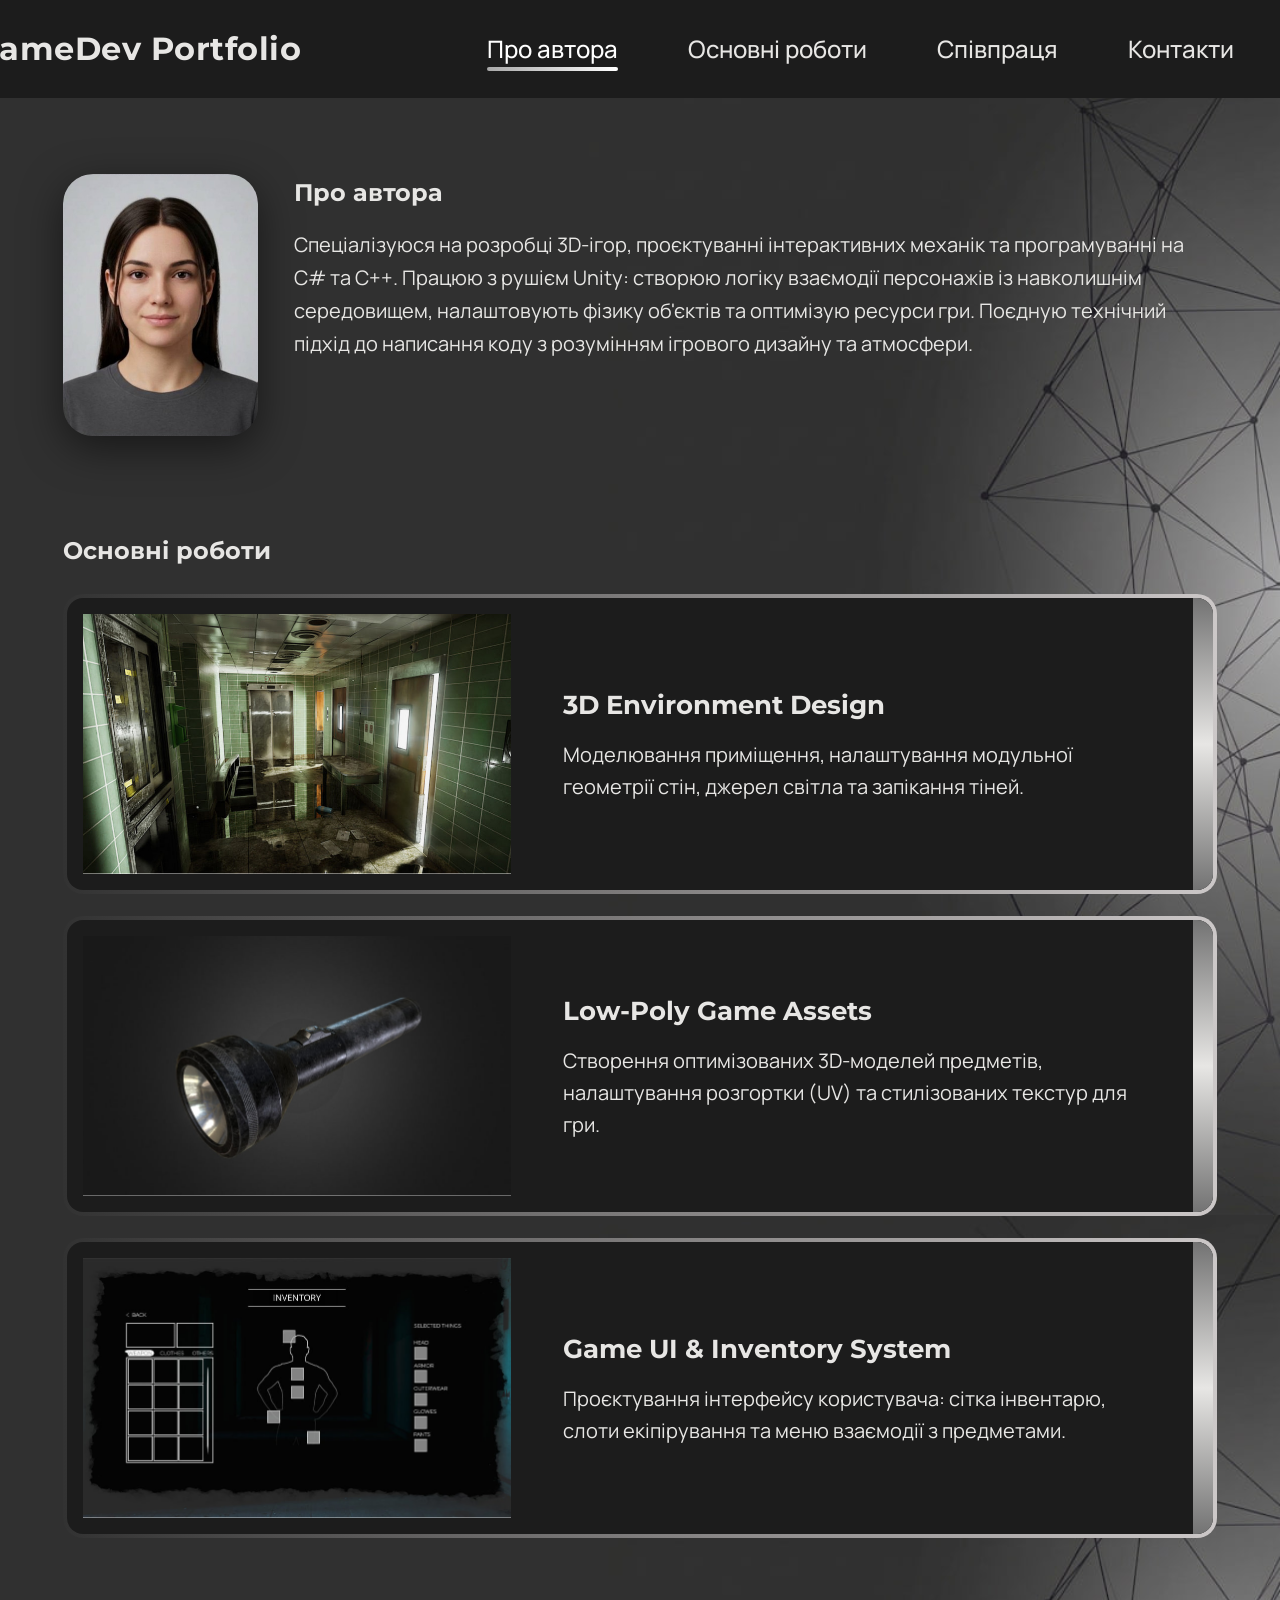
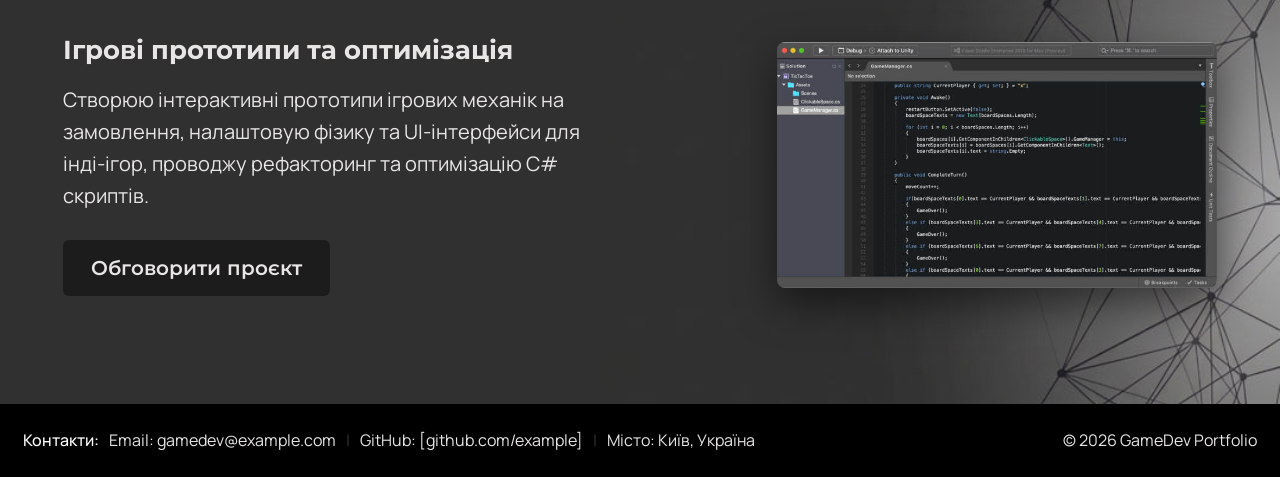
<file: index.html>
<!DOCTYPE html>
<html lang="uk">
<head>
  <meta charset="UTF-8">
  <title>GameDev Portfolio</title>
  <link rel="preconnect" href="https://fonts.googleapis.com">
  <link rel="preconnect" href="https://fonts.gstatic.com" crossorigin>
  <link href="https://fonts.googleapis.com/css2?family=Bebas+Neue&family=Inter:ital,opsz,wght@0,14..32,100..900;1,14..32,100..900&family=Manrope:wght@200..800&display=swap" rel="stylesheet">
  <link href="https://fonts.googleapis.com/css2?family=Bebas+Neue&family=Inter:ital,opsz,wght@0,14..32,100..900;1,14..32,100..900&family=Manrope:wght@200..800&family=Montserrat:ital,wght@0,100..900;1,100..900&display=swap" rel="stylesheet">
  <link rel="stylesheet" href="css/style.css">
</head>
<body>

  <header class="header">
    <div class="header__inner">
      <a href="#" class="logo">GameDev Portfolio</a>
      <nav class="nav">
        <ul class="nav__list">
          <li class="nav__item"><a href="#about" class="nav__link active">Про автора</a></li>
          <li class="nav__item"><a href="#works" class="nav__link">Основні роботи</a></li>
          <li class="nav__item"><a href="#cooperation" class="nav__link">Співпраця</a></li>
          <li class="nav__item"><a href="#contacts" class="nav__link">Контакти</a></li>
        </ul>
      </nav>
    </div>
  </header>  

  <div class="page-container">
    <main class="main-content">

      <!-- Про автора -->
      <section id="about" class="about-section">
          <div class="author-card">
            <div class="author-card__avatar-box">
              <img src="img/person.png" alt="Фото автора" class="author-card__avatar">
            </div>
            <div class="author-card__bio">
              <h2 class="section-title">Про автора</h2>
              <p class="author-card__text">
                Спеціалізуюся на розробці 3D-ігор, проєктуванні інтерактивних механік 
                та програмуванні на C# та C++. Працюю з рушієм Unity: створюю логіку 
                взаємодії персонажів із навколишнім середовищем, налаштовують фізику 
                об'єктів та оптимізую ресурси гри. Поєдную технічний підхід до 
                написання коду з розумінням ігрового дизайну та атмосфери.
              </p>
            </div>
        </div>
      </section>

      <!-- Основні роботи -->
      <section id="works" class="works-section">
          <h2 class="section-title works-title">Основні роботи</h2>
          <div class="works-list">

            <!-- картка 1 -->
            <article class="work-card">
              <div class="work-card__thumb">
                <img src="img/environment.jpg" alt="3D Environment Design" class="work-card__img">
              </div>
              <div class="work-card__content">
                <h3 class="work-card__title">3D Environment Design</h3>
                <p class="work-card__desc">
                  Моделювання приміщення, налаштування модульної геометрії стін, 
                  джерел світла та запікання тіней.
                </p>
              </div>
              <div class="work-card__accent" aria-hidden="true"></div>
            </article>

            <!-- Картка 2 -->
            <article class="work-card">
              <div class="work-card__thumb">
                <img src="img/flashlight.jpg" alt="Low-Poly Game Assets" class="work-card__img">
              </div>
              <div class="work-card__content">
                <h3 class="work-card__title">Low-Poly Game Assets</h3>
                <p class="work-card__desc">
                  Створення оптимізованих 3D-моделей предметів, налаштування 
                  розгортки (UV) та стилізованих текстур для гри.
                </p>
              </div>
              <div class="work-card__accent" aria-hidden="true"></div>
            </article>

            <!-- Картка 3 -->
            <article class="work-card">
              <div class="work-card__thumb">
                <img src="img/inventory.jpg" alt="Game UI & Inventory System" class="work-card__img">
              </div>
              <div class="work-card__content">
                <h3 class="work-card__title">Game UI & Inventory System</h3>
                <p class="work-card__desc">
                  Проєктування інтерфейсу користувача: сітка інвентарю, слоти 
                  екіпірування та меню взаємодії з предметами.
                </p>
              </div>
              <div class="work-card__accent" aria-hidden="true"></div>
            </article>
        </div>
      </section>

      <!-- Співпраця -->
      <section id="cooperation" class="promo-section">
        <div class="promo-section__content">
          <h2 class="promo-section__title">Ігрові прототипи та оптимізація</h2>
          <p class="promo-section__desc">
            Створюю інтерактивні прототипи ігрових механік на замовлення, 
            налаштовую фізику та UI-інтерфейси для інді-ігор, проводжу 
            рефакторинг та оптимізацію C# скриптів.
          </p>
          <a href="#contacts" class="btn btn--primary">Обговорити проєкт</a>
        </div>
        <div class="promo-section__media">
          <img src="img/vs_code1.jpg" alt="Інтерфейс коду C#" class="promo-section__img">
        </div>
      </section>
    </main>
  </div>
    <!-- Контакти -->
    <footer id="contacts" class="footer">
      <div class="container footer__inner">
        <div class="footer__contacts">
          <span class="footer__label">Контакти:</span>
          <span>Email: <a href="mailto:gamedev@example.com">gamedev@example.com</a></span>
          <span class="footer__divider">|</span>
          <span>GitHub: <a href="https://github.com/example" target="_blank" rel="noopener noreferrer">[github.com/example]</a></span>
          <span class="footer__divider">|</span>
          <span>Місто: Київ, Україна</span>
        </div>
        <div class="footer__copyright">
          &copy; 2026 GameDev Portfolio
        </div>
      </div>
    </footer>

</body>
</html>
</file>
<file: css/style.css>
* {
  box-sizing: border-box;
  margin: 0;
  padding: 0;
}

html {
  scroll-behavior: smooth;
}

body {
  font-family: 'Manrope', sans-serif;
  color: #CCCCCC;
  background-color: #303030;
  background-image: url('../img/background1.jpg');
  background-repeat: repeat-y;
  background-position: right top;
  background-size: 700px auto; 
  background-attachment: scroll;
  line-height: 1.6;
}

h1, h2, h3 {
  font-family: 'Montserrat', sans-serif;
  color: #E7E6E4;
  font-weight: 700;
  font-size: 28px;
  text-align: left;
}

/* контейнер на 1200px */
.page-container {
  max-width: 1200px;
  margin: 0 auto;
  padding: 0 23px;
  display: flex;
  flex-direction: column;
}


.section-title {
  font-size: 24px;
  margin-bottom: 16px;
}

/*шапка і навігація*/
.header {
  height: 98px;
  width: 100%;
  background-color: #1C1C1C;
}

.header__inner {
  display: flex;
  padding: 0 23px;
  height: 100%;
  padding-left: max(24px, calc((100% - 1200px) / 2));
  padding-right: 46px;
  justify-content: space-between;
  align-items: center;
}

.logo {
  width:195px;
  display: flex;
  justify-content: center;
  align-items: center;
  text-align: center;
  white-space: nowrap;

  font-family: 'Montserrat', sans-serif;
  font-size: 32px;
  font-weight: 700;
  color: #E7E6E4;
  text-decoration: none;
  letter-spacing: 0.5px;
}

.nav__list {
  display: flex;
  list-style: none;
  align-items: center;
  gap: 70px;
}

.nav__link {
  text-decoration: none;
  color: #E7E6E4;
  font-size: 24px;
  font-weight: 500;
  padding-bottom: 6px;
  position: relative;
  transition: color 0.2s ease;
}

.nav__link:hover {
  color: #FFFFFF;
}
.nav__link.active {
  color: #FFFFFF;
}

/* активний пункт меню з підкресленням */

.nav__link.active::after{
  content: '';
  position: absolute;
  left: 0;
  bottom: 0;
  width: 100%;
  height: 4px;
  background: linear-gradient(to right,#A8A8A8 0%,#FFFFFF 100%);
  border-radius: 2px;
}

/* ОСНОВНИЙ БЛОК*/
.main-content {
  flex: 1;
}

/* про автора */
.about-section {
  padding: 48px 0 36px;
}

.author-card {
  display: flex;
  align-items: flex-start;
  width:100%;
  gap: 36px;
  padding: 28px 0px;
}


.author-card__bio {
  flex: 1;
}

.author-card__avatar {
  width: 195px;
  height: 262px;
  border-radius: 30px;
  box-shadow: 0 12px 40px rgba(0, 0, 0, 0.5);
}

.author-card__text {
  font-size: 20px;
  color: #E7E6E4;
  line-height: 1.65;
  text-align: left;
}

/* картки робіт*/
.works-section {
  padding: 24px 0 48px;
}

.works-title {
  margin-bottom: 24px;
}

.works-list {
  display: flex;
  flex-direction: column;
  gap: 22px;
}

.work-card {
  display: flex;
  height:300px;
  width: 100%;
  align-items: stretch;
  border-radius: 20px;
  overflow: hidden;
  cursor: pointer;
  
  /* Градієнтна металева рамка навколо всієї панелі */
  border: 4px solid transparent;
  background: 
    linear-gradient(#1C1C1C, #1C1C1C) padding-box, 
    linear-gradient(to right, #323232 0%, #CCC8C8 100%) border-box;
  
  transition: transform 0.25s ease, box-shadow 0.25s ease, filter 0.25s ease;
}

.work-card:hover {
  transform: scale(1.02);
  box-shadow: 0 0 40px rgba(255, 255, 255, 0.25);
}

.work-card__thumb {
  width: 460px;
  flex-shrink: 0;
  padding: 16px;
}

.work-card__img {
  width: 100%;
  height: 100%;
  object-fit: cover;
  display: block;
}

.work-card__content {
  flex: 1;
  padding: 24px 36px;
  display: flex;
  flex-direction: column;
  justify-content: center;
}

.work-card__title {
  font-size: 26px;
  margin-bottom: 12px;
}

.work-card__desc {
  font-size: 20px;
  color: #E7E6E4;
  line-height: 1.6;
}

/* градієнтна смужка праворуч */
.work-card__accent {
  width: 20px;
  flex-shrink: 0;
  background: linear-gradient(to bottom, #737373 0%, #E7E6E4 50%, #737373 100%);
}

/* співпраця */
.promo-section {
  display: flex;
  align-items: center;
  justify-content: space-between;
  gap: 48px;
  padding: 48px 0;
}

.promo-section__content {
  flex: 1;
  max-width: 540px;
}

.promo-section__title {
  font-size: 26px;
  line-height: 1.3;
  margin-bottom: 16px;
}

.promo-section__desc {
  font-size: 20px;
  color: #E7E6E4;
  margin-bottom: 28px;
}

/* Синя кнопка взаємодії */
.btn {
  display: inline-block;
  padding: 12px 28px;
  font-family: 'Montserrat', sans-serif;
  font-size: 20px;
  font-weight: 600;
  text-decoration: none;
  border-radius: 6px;
  text-align: center;
  cursor: pointer;
  transition: background-color 0.2s ease, transform 0.2s ease, box-shadow 0.2s ease;
}

.btn--primary {
  background-color: #1C1C1C;
  color: #E7E6E4;
  border: none;
}

.btn--primary:hover {
  transform: translateY(-2px);
  box-shadow: 0 6px 18px rgba(255, 255, 255, 0.25);
}

.promo-section__media {
  flex-shrink: 0;
}

.promo-section__img {
  max-width: 440px;
  width: 100%;
  border-radius: 8px;
  display: block;
  box-shadow: 0 16px 40px rgba(0, 0, 0, 0.5);
}

/* підвал */
.footer {
  width: 100%;
  background-color: #000000; 
  padding: 24px 0;
  margin-top: 60px;
}
.footer__inner {
  display: flex;
  justify-content: space-between; 
  align-items: center;
  flex-wrap: wrap;
  gap: 16px;
}

.footer__contacts {
  display: flex;
  align-items: center;
  gap: 10px;
  flex-wrap: wrap;
  margin-left:23px;
  color: #E7E6E4;
}

.footer__contacts a {
  color: #E7E6E4;
  text-decoration: none;
  transition: color 0.2s ease;
}

.footer__contacts a:hover {
  color: #FFFFFF;
}

.footer__label {
  color: #FFFFFF;
  font-weight: 500;
}

.footer__divider {
  color: rgba(255, 255, 255, 0.2);
}

.footer__copyright {
  color: #E7E6E4;
  margin-right:23px;
}
</file>
